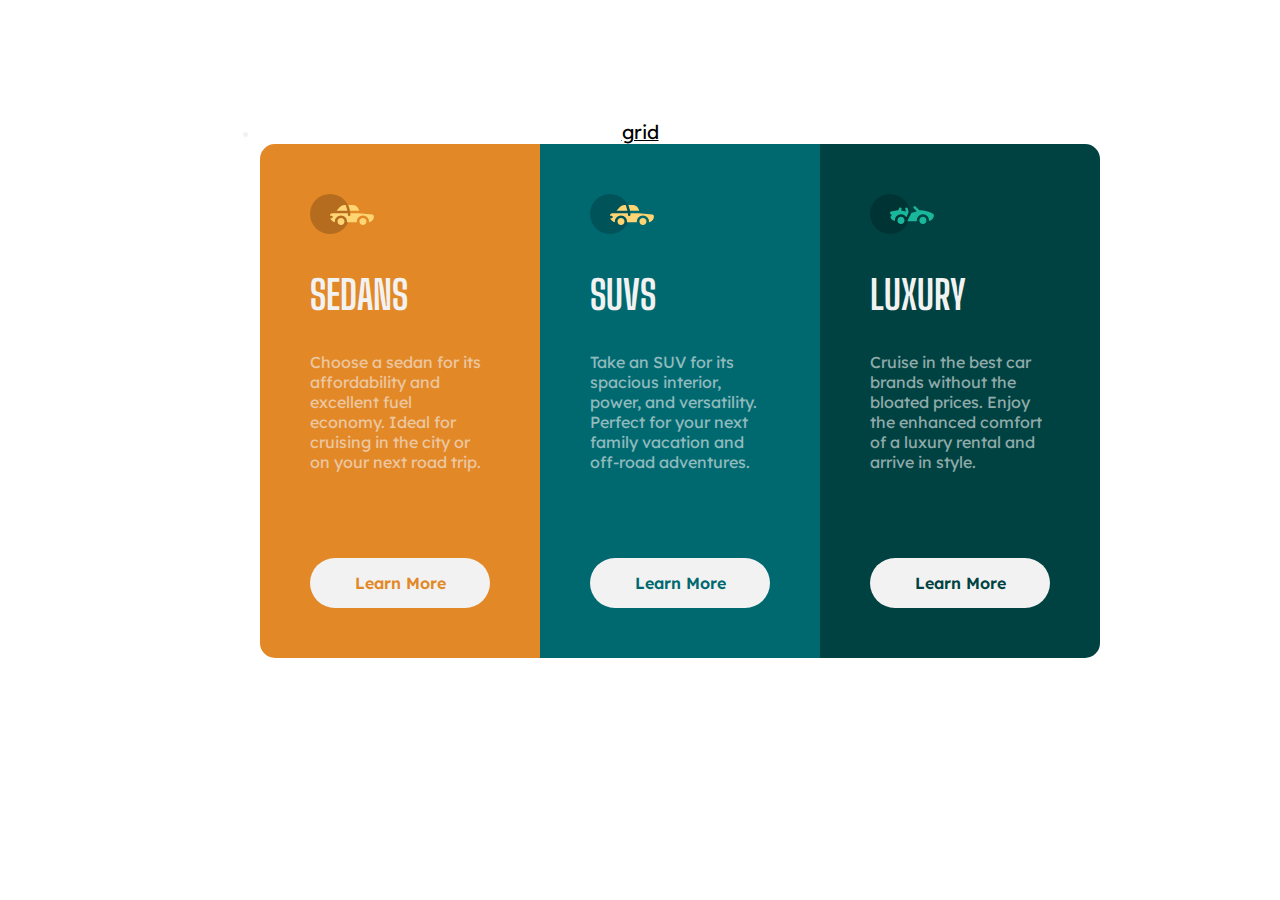
<file: index.html>
<!DOCTYPE html>
<html lang="en">
  <head>
    <meta charset="UTF-8" />
    <meta name="viewport" content="width=device-width, initial-scale=1.0" />
    <!-- displays site properly based on user's device -->

    <link
      rel="icon"
      type="image/png"
      sizes="32x32"
      href="./images/favicon-32x32.png"
    />

    <title>F 3-column preview card component</title>
    <link rel="stylesheet" href="style.css" />


  </head>
  <body>
    <header>
      <nav>
        <li><a href="./grid.html">grid</a></li>
        </nav> 
    </header>
    <main>
      <section>
        <div class="SEDAN">
          <img src="./images/icon-sedans.svg" alt="">
          <h2>Sedans</h2>
           <P>Choose a sedan for its affordability and excellent fuel
          economy. Ideal for cruising in the city or on your next road trip.</P>
          <button>Learn More</button>
        </div>
        <div class="SUV">
          <img src="./images/icon-sedans.svg" alt="">
          <h2>SUVs</h2>
          <p>Take an SUV for its spacious interior, power, and versatility.
          Perfect for your next family vacation and off-road adventures.</p> 
          <button>Learn More</button>
        </div>
        
        <div class="LUXURY">
          <img src="./images/icon-luxury.svg" alt="">
          <h2>Luxury</h2>
           <p>Cruise in the best car brands without the bloated prices. Enjoy
          the enhanced comfort of a luxury rental and arrive in style.</p>
          <button>Learn More</button>
        </div>
      </section>
    </main>
  </body>
</html>
</file>
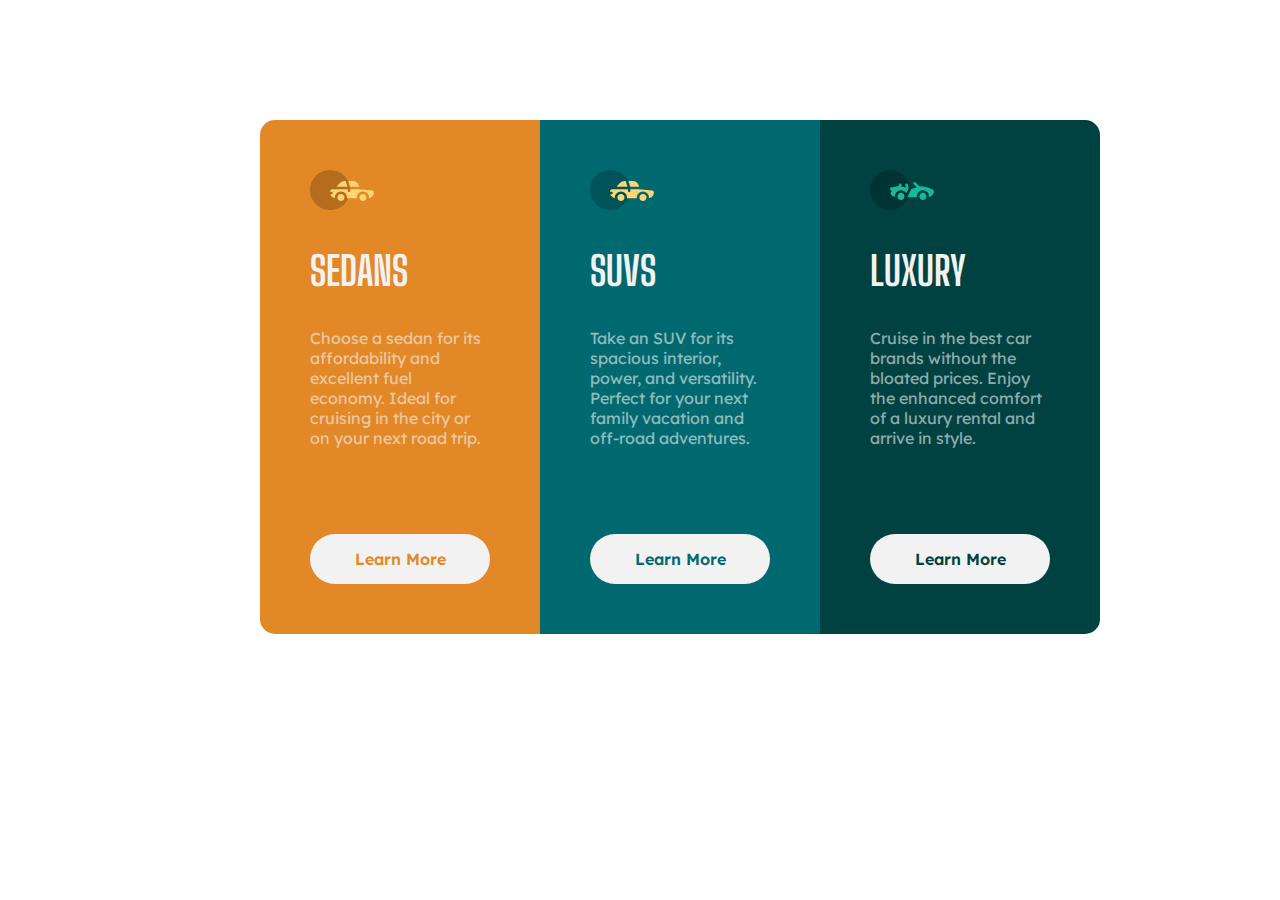
<file: 3-column-preview-card-component-main/index.html>
<!DOCTYPE html>
<html lang="en">
  <head>
    <meta charset="UTF-8" />
    <meta name="viewport" content="width=device-width, initial-scale=1.0" />
    <!-- displays site properly based on user's device -->

    <link
      rel="icon"
      type="image/png"
      sizes="32x32"
      href="./images/favicon-32x32.png"
    />

    <title>F 3-column preview card component</title>
    <link rel="stylesheet" href="style.css" />


  </head>
  <body>
    <main>
      <section>
        <div class="SEDAN">
          <img src="./images/icon-sedans.svg" alt="">
          <h2>Sedans</h2>
           <P>Choose a sedan for its affordability and excellent fuel
          economy. Ideal for cruising in the city or on your next road trip.</P>
          <button>Learn More</button>
        </div>
        <div class="SUV">
          <img src="./images/icon-sedans.svg" alt="">
          <h2>SUVs</h2>
          <p>Take an SUV for its spacious interior, power, and versatility.
          Perfect for your next family vacation and off-road adventures.</p> 
          <button>Learn More</button>
        </div>
        
        <div class="LUXURY">
          <img src="./images/icon-luxury.svg" alt="">
          <h2>Luxury</h2>
           <p>Cruise in the best car brands without the bloated prices. Enjoy
          the enhanced comfort of a luxury rental and arrive in style.</p>
          <button>Learn More</button>
        </div>
      </section>
    </main>
  </body>
</html>
</file>
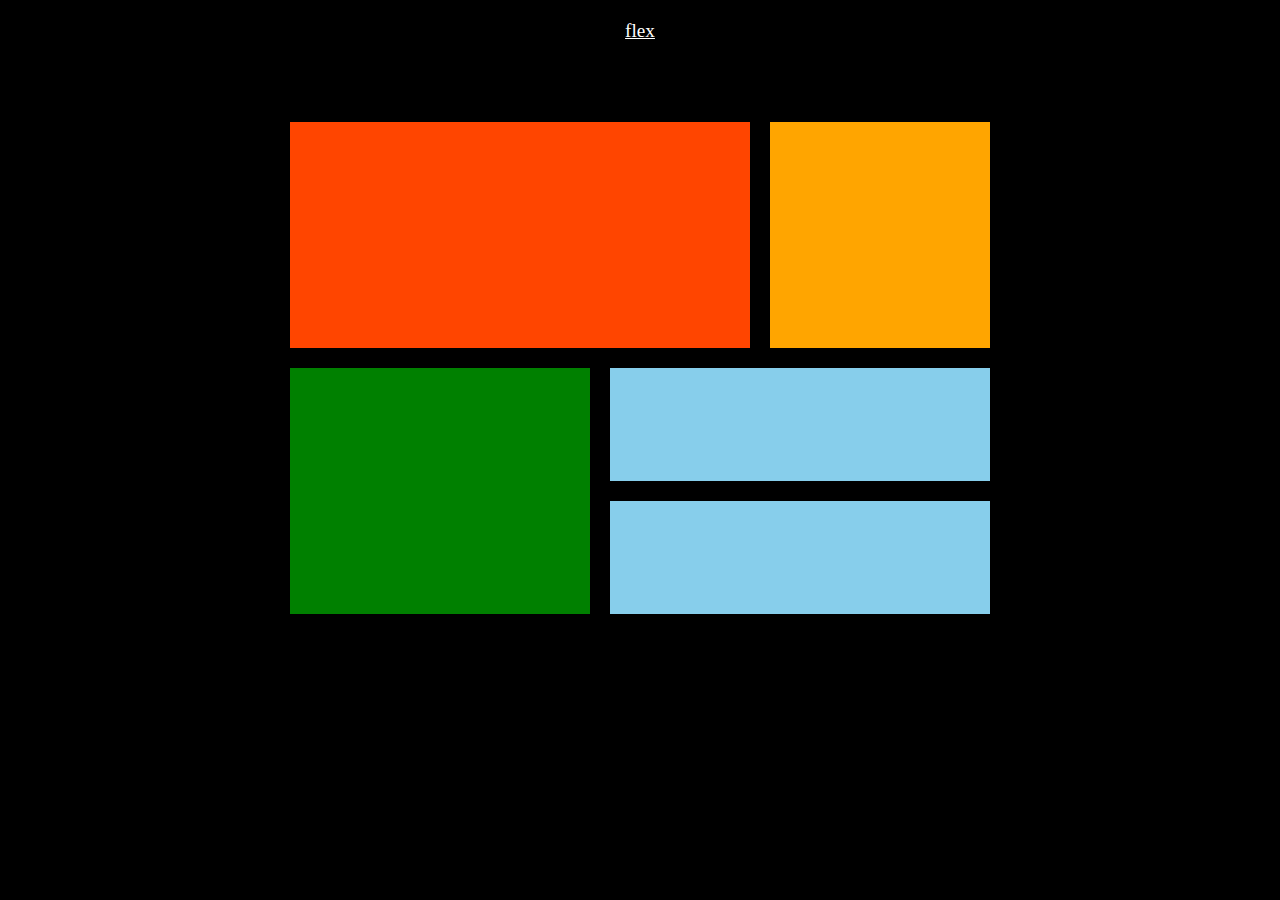
<file: grid.html>
<!DOCTYPE html>
<html lang="en">
  <head>
    <meta charset="UTF-8" />
    <meta http-equiv="X-UA-Compatible" content="IE=edge" />
    <meta name="viewport" content="width=device-width, initial-scale=1.0" />
    <link rel="stylesheet" href="grid.css" />
    <title>css grid</title>
  </head>
  <body>
    <header>
        <nav>
          <li><a href="./index.html">flex</a></li>
          </nav> 
      </header>
    <div class="grid container">
      <div class="item item1"></div>
      <div class="item item2"></div>
      <div class="item item3"></div>
      <div class="item item4"></div>
      <div class="item item4"></div>
    </div>
  </body>
</html>
</file>
<file: style.css>
@import url("https://fonts.googleapis.com/css2?family=Big+Shoulders+Display:wght@700&family=Lexend+Deca&display=swap");

body {
  margin: 0px;
  padding: 0px;
  box-sizing: border-box;
  padding: 20px;
  font-family: "Lexend Deca", sans-serif;
  color: hsl(0, 0%, 95%);
}
button {
  height: 50px;
  width: 180px;
  border-radius: 25px;
  background-color: hsl(0, 0%, 95%);
  border: none;
  font-family: "Lexend Deca", sans-serif;
  font-size: 16px;
  font-weight: 600;
  margin-top: 70px;
}

a{
  color:black;
    display: block;
    text-align: center;
    font-size: larger;
}


.SEDAN button {
  color: hsl(31, 77%, 52%);
}
.SUV button {
  color: hsl(184, 100%, 22%);
}
.LUXURY button {
  color: hsl(179, 100%, 13%);
}
h2 {
  text-transform: uppercase;
  font-size: 40px;
  font-family: "Big Shoulders Display", cursive;
  color: hsl(0, 0%, 95%);
}
.SEDAN {
  background-color: hsl(31, 77%, 52%);
  border-radius: 15px 15px 0 0;
}
.SUV {
  background-color: hsl(184, 100%, 22%);
}
.LUXURY {
  background-color: hsl(179, 100%, 13%);
  border-radius: 0 0 15px 15px;
}
.LUXURY,
.SEDAN,
.SUV {
  padding: 50px;
}

.LUXURY p,
.SEDAN p,
.SUV p {
    opacity: 0.6;
}



@media screen and (min-width: 768px) {
  body {
    padding: 120px;
  }
}

@media screen and (min-width: 1024px) {
  body {
    max-width: 1000px;
    margin-left: auto;
    margin-right: auto;
  }
  section {
    display: flex;
  }
  .SEDAN {
    border-radius: 15px 0 0 15px;
  }
  .LUXURY {
        border-radius: 0 15px 15px 0;
  }
}
</file>
<file: 3-column-preview-card-component-main/style.css>
@import url("https://fonts.googleapis.com/css2?family=Big+Shoulders+Display:wght@700&family=Lexend+Deca&display=swap");

body {
  margin: 0px;
  padding: 0px;
  box-sizing: border-box;
  padding: 20px;
  font-family: "Lexend Deca", sans-serif;
  color: hsl(0, 0%, 95%);
}
button {
  height: 50px;
  width: 180px;
  border-radius: 25px;
  background-color: hsl(0, 0%, 95%);
  border: none;
  font-family: "Lexend Deca", sans-serif;
  font-size: 16px;
  font-weight: 600;
  margin-top: 70px;
}
.SEDAN button {
  color: hsl(31, 77%, 52%);
}
.SUV button {
  color: hsl(184, 100%, 22%);
}
.LUXURY button {
  color: hsl(179, 100%, 13%);
}
h2 {
  text-transform: uppercase;
  font-size: 40px;
  font-family: "Big Shoulders Display", cursive;
  color: hsl(0, 0%, 95%);
}
.SEDAN {
  background-color: hsl(31, 77%, 52%);
  border-radius: 15px 15px 0 0;
}
.SUV {
  background-color: hsl(184, 100%, 22%);
}
.LUXURY {
  background-color: hsl(179, 100%, 13%);
  border-radius: 0 0 15px 15px;
}
.LUXURY,
.SEDAN,
.SUV {
  padding: 50px;
}

.LUXURY p,
.SEDAN p,
.SUV p {
    opacity: 0.6;
}



@media screen and (min-width: 768px) {
  body {
    padding: 120px;
  }
}

@media screen and (min-width: 1024px) {
  body {
    max-width: 1000px;
    margin-left: auto;
    margin-right: auto;
  }
  section {
    display: flex;
  }
  .SEDAN {
    border-radius: 15px 0 0 15px;
  }
  .LUXURY {
        border-radius: 0 15px 15px 0;
  }
}
</file>
<file: grid.css>
* {
  box-sizing: border-box;
  padding: 0;
  margin: 0;
}
body {
  height: 1.5;
  padding: 20px;
  background-color: black;
}
.container {
  max-width: 720px;
  min-height: 512px;
  margin: auto;
  margin-top: 70px;
  padding: 10px;
  display: grid;   
  grid-template-columns: repeat(9, 1fr);
  grid-template-rows: 2fr 1fr 1fr;
  gap: 20px;
  
}
a{
    display: block;
    text-align: center;
    color: white;
    font-size: larger;
}

.item {
  padding: 20px;
  border: black;
}

.item1 {
  grid-column: span 6;
  background-color: orangered;
}
.item2 {
  grid-column: span 3;
  background-color: orange;
}

.item3 {
  grid-column: span 4;
  grid-row: span 2;
  background-color: green;
}

.item4,
.item5 {
  grid-column: span 5;
  background-color: skyblue;
}
</file>
